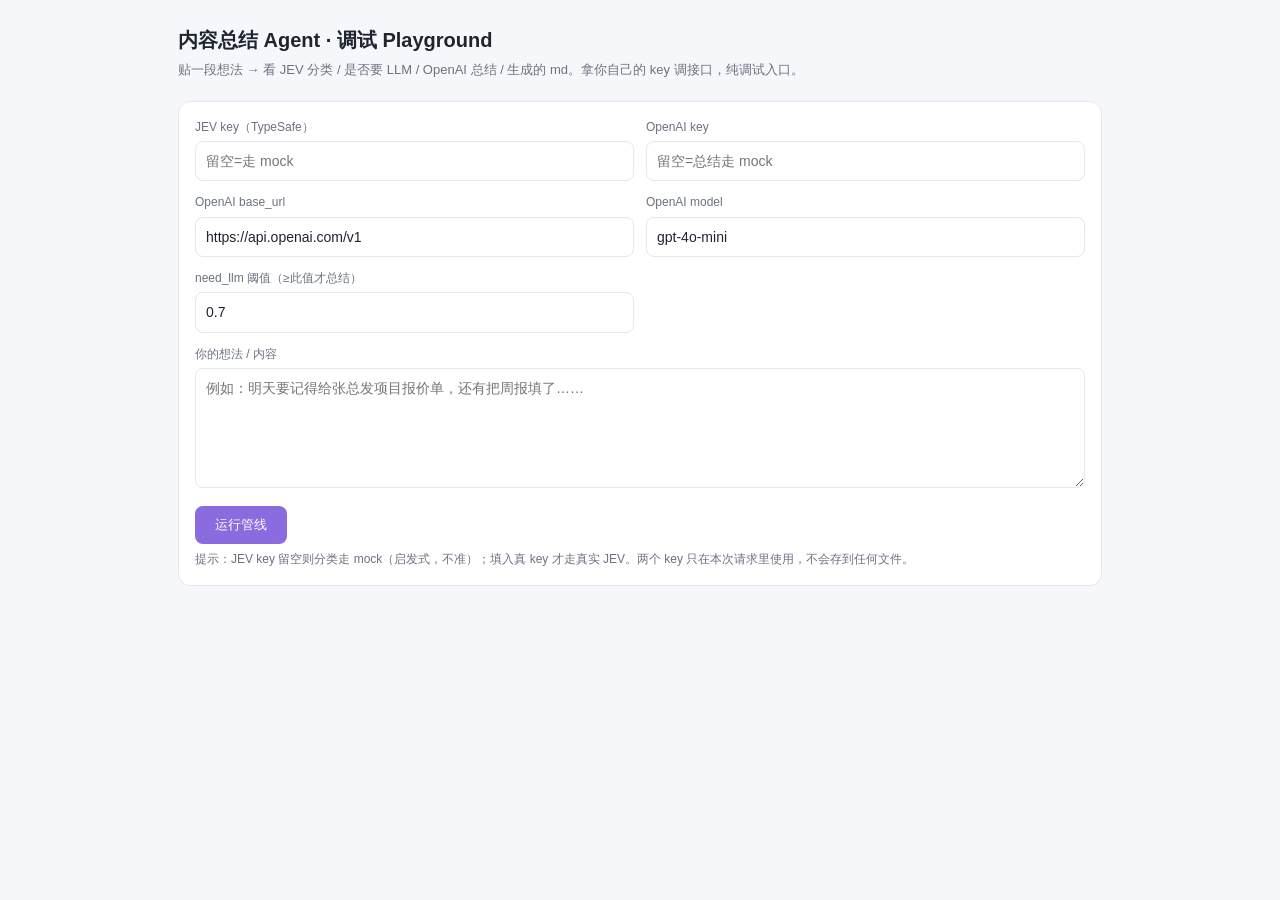
<file: web/index.html>
<!DOCTYPE html>
<html lang="zh-CN">
<head>
<meta charset="utf-8" />
<meta name="viewport" content="width=device-width, initial-scale=1" />
<title>内容总结 Agent · 调试 Playground</title>
<style>
  :root { --bg:#f6f7fb; --card:#fff; --line:#e5e7eb; --ink:#1f2430; --mut:#6b7280;
          --acc:#8b6ce0; --ok:#16a34a; --warn:#d97706; }
  * { box-sizing:border-box; }
  body { margin:0; font:14px/1.6 -apple-system,BlinkMacSystemFont,"Segoe UI",Roboto,"PingFang SC","Microsoft YaHei",sans-serif;
         background:var(--bg); color:var(--ink); }
  .wrap { max-width:960px; margin:0 auto; padding:24px 18px 60px; }
  h1 { font-size:20px; margin:0 0 4px; }
  .sub { color:var(--mut); margin:0 0 20px; font-size:13px; }
  .card { background:var(--card); border:1px solid var(--line); border-radius:12px; padding:16px; margin-bottom:16px; }
  .grid { display:grid; grid-template-columns:1fr 1fr; gap:12px; }
  @media(max-width:640px){ .grid{ grid-template-columns:1fr; } }
  label { display:block; font-size:12px; color:var(--mut); margin:0 0 4px; }
  input, textarea { width:100%; border:1px solid var(--line); border-radius:8px; padding:8px 10px;
                    font:inherit; color:var(--ink); background:#fff; }
  input:focus, textarea:focus { outline:2px solid var(--acc); outline-offset:0; border-color:var(--acc); }
  textarea { min-height:120px; resize:vertical; }
  .row { display:flex; gap:10px; align-items:center; flex-wrap:wrap; }
  button { background:var(--acc); color:#fff; border:0; border-radius:8px; padding:10px 20px;
           font:600 14px/1 inherit; cursor:pointer; }
  button:disabled { opacity:.5; cursor:not-allowed; }
  .badge { display:inline-block; padding:2px 10px; border-radius:999px; font-size:12px; font-weight:600; }
  .badge.real { background:#dcfce7; color:#166534; }
  .badge.mock { background:#fef3c7; color:#92400e; }
  .badge.acc { background:#ede9fe; color:#6d28d9; }
  .sec-title { font-size:13px; font-weight:700; margin:0 0 8px; color:var(--mut); text-transform:uppercase; letter-spacing:.04em; }
  .pbar { height:8px; background:#eef0f4; border-radius:999px; overflow:hidden; margin:2px 0 6px; }
  .pbar > i { display:block; height:100%; background:var(--acc); }
  .kv { display:flex; gap:8px; margin:2px 0; }
  .kv b { min-width:88px; color:var(--mut); font-weight:600; }
  pre { background:#0f172a; color:#e2e8f0; border-radius:10px; padding:14px; overflow:auto; font:12px/1.5 ui-monospace,SFMono-Regular,Menlo,monospace; }
  .err { color:#b91c1c; }
  .tag { display:inline-block; background:#ede9fe; color:#6d28d9; border-radius:6px; padding:1px 8px; margin:2px 4px 2px 0; font-size:12px; }
  .hint { color:var(--mut); font-size:12px; margin-top:6px; }
</style>
</head>
<body>
<div class="wrap">
  <h1>内容总结 Agent · 调试 Playground</h1>
  <p class="sub">贴一段想法 → 看 JEV 分类 / 是否要 LLM / OpenAI 总结 / 生成的 md。拿你自己的 key 调接口，纯调试入口。</p>

  <div class="card">
    <div class="grid">
      <div><label>JEV key（TypeSafe）</label><input id="jev_key" type="password" placeholder="留空=走 mock" /></div>
      <div><label>OpenAI key</label><input id="openai_key" type="password" placeholder="留空=总结走 mock" /></div>
      <div><label>OpenAI base_url</label><input id="llm_base" value="https://api.openai.com/v1" /></div>
      <div><label>OpenAI model</label><input id="llm_model" value="gpt-4o-mini" /></div>
      <div><label>need_llm 阈值（≥此值才总结）</label><input id="threshold" type="number" step="0.05" value="0.7" /></div>
    </div>
    <div style="margin-top:12px"><label>你的想法 / 内容</label>
      <textarea id="text" placeholder="例如：明天要记得给张总发项目报价单，还有把周报填了……"></textarea>
    </div>
    <div class="row" style="margin-top:12px">
      <button id="run" onclick="run()">运行管线</button>
      <span id="status"></span>
    </div>
    <div class="hint">提示：JEV key 留空则分类走 mock（启发式，不准）；填入真 key 才走真实 JEV。两个 key 只在本次请求里使用，不会存到任何文件。</div>
  </div>

  <div class="card" id="out" style="display:none">
    <div class="row" style="margin-bottom:12px">
      <span class="sec-title" style="margin:0">运行状态</span>
      <span id="b_jev" class="badge"></span>
      <span id="b_llm" class="badge"></span>
    </div>

    <p class="sec-title">① 分类结果（JEV Choice）</p>
    <div class="kv"><b>类别</b><span id="skill"></span></div>
    <div class="kv"><b>置信度</b><span id="conf"></span></div>
    <div id="probs"></div>

    <p class="sec-title" style="margin-top:14px">② 是否需要 LLM 总结（JEV Noul）</p>
    <div class="kv"><b>LLM 概率</b><span id="noul"></span></div>
    <div class="kv"><b>阈值</b><span id="thr"></span></div>
    <div class="kv"><b>决策</b><span id="dec"></span></div>

    <p class="sec-title" style="margin-top:14px">③ 产出</p>
    <div id="summary_box" style="display:none">
      <div class="kv"><b>LLM 总结</b></div>
      <pre id="summary"></pre>
    </div>
    <div id="tags_box" style="display:none">
      <div class="kv"><b>JEV 标签</b></div>
      <div id="tags"></div>
    </div>
    <div class="kv"><b>生成 md</b></div>
    <pre id="md"></pre>
  </div>
</div>

<script>
async function run() {
  const btn = document.getElementById('run');
  btn.disabled = true;
  const st = document.getElementById('status');
  st.textContent = '运行中…';
  const payload = {
    text: document.getElementById('text').value,
    jev_key: document.getElementById('jev_key').value,
    openai_key: document.getElementById('openai_key').value,
    llm_base: document.getElementById('llm_base').value,
    llm_model: document.getElementById('llm_model').value,
    threshold: document.getElementById('threshold').value,
  };
  // 顺手把配置存进本机 localStorage（仅浏览器本地，同源给 /app 复刻页共用）
  try {
    localStorage.setItem('jev_key', payload.jev_key);
    localStorage.setItem('openai_key', payload.openai_key);
    localStorage.setItem('llm_base', payload.llm_base);
    localStorage.setItem('llm_model', payload.llm_model);
    localStorage.setItem('threshold', payload.threshold);
  } catch(e) {}
  try {
    const res = await fetch('/api/process', {
      method:'POST', headers:{'Content-Type':'application/json'},
      body: JSON.stringify(payload)
    });
    const data = await res.json();
    if (!res.ok) { st.innerHTML = '<span class="err">错误：'+(data.error||res.status)+'</span>'; return; }
    render(data);
    st.textContent = '完成';
  } catch(e) {
    st.innerHTML = '<span class="err">请求失败：'+e+'</span>';
  } finally {
    btn.disabled = false;
  }
}

function render(d) {
  document.getElementById('out').style.display = 'block';
  const m = d.mode || {};
  setBadge('b_jev', 'JEV ' + (m.jev==='real'?'真实':'MOCK'), m.jev==='real'?'real':'mock');
  setBadge('b_llm', 'LLM ' + (m.llm==='real'?'真实':'MOCK'), m.llm==='real'?'real':'mock');

  const r = d.route || {};
  document.getElementById('skill').textContent = r.final_skill + (r.fallback?'（低置信兜底）':'');
  document.getElementById('conf').textContent = (r.skill_confidence??0).toFixed(3);
  const pb = document.getElementById('probs'); pb.innerHTML = '';
  const probs = r.skill_probabilities || {};
  Object.entries(probs).sort((a,b)=>b[1]-a[1]).forEach(([k,v])=>{
    const pct = (v*100).toFixed(1);
    pb.insertAdjacentHTML('beforeend',
      `<div style="display:flex;gap:8px;align-items:center"><span style="min-width:130px">${k}</span>`+
      `<span class="pbar" style="flex:1"><i style="width:${pct}%"></i></span><span>${pct}%</span></div>`);
  });

  document.getElementById('noul').textContent = (r.need_llm_score??0).toFixed(3);
  document.getElementById('thr').textContent = (document.getElementById('threshold').value);
  const dec = document.getElementById('dec');
  if (r.needs_llm) { dec.innerHTML = '<span class="badge acc">走 LLM 总结</span>'; }
  else { dec.innerHTML = '<span class="badge mock">不总结 · 原样存档</span>'; }

  const sb = document.getElementById('summary_box');
  if (d.summary) { sb.style.display='block'; document.getElementById('summary').textContent = d.summary; }
  else sb.style.display='none';

  const tb = document.getElementById('tags_box');
  if (d.extra_fields && d.extra_fields.tags) {
    tb.style.display='block';
    document.getElementById('tags').innerHTML = d.extra_fields.tags.map(t=>`<span class="tag">${t}</span>`).join('');
  } else tb.style.display='none';

  document.getElementById('md').textContent = d.md || '';
}
function setBadge(id, text, kind){ const e=document.getElementById(id); e.textContent=text; e.className='badge '+kind; }
</script>
</body>
</html>
</file>
